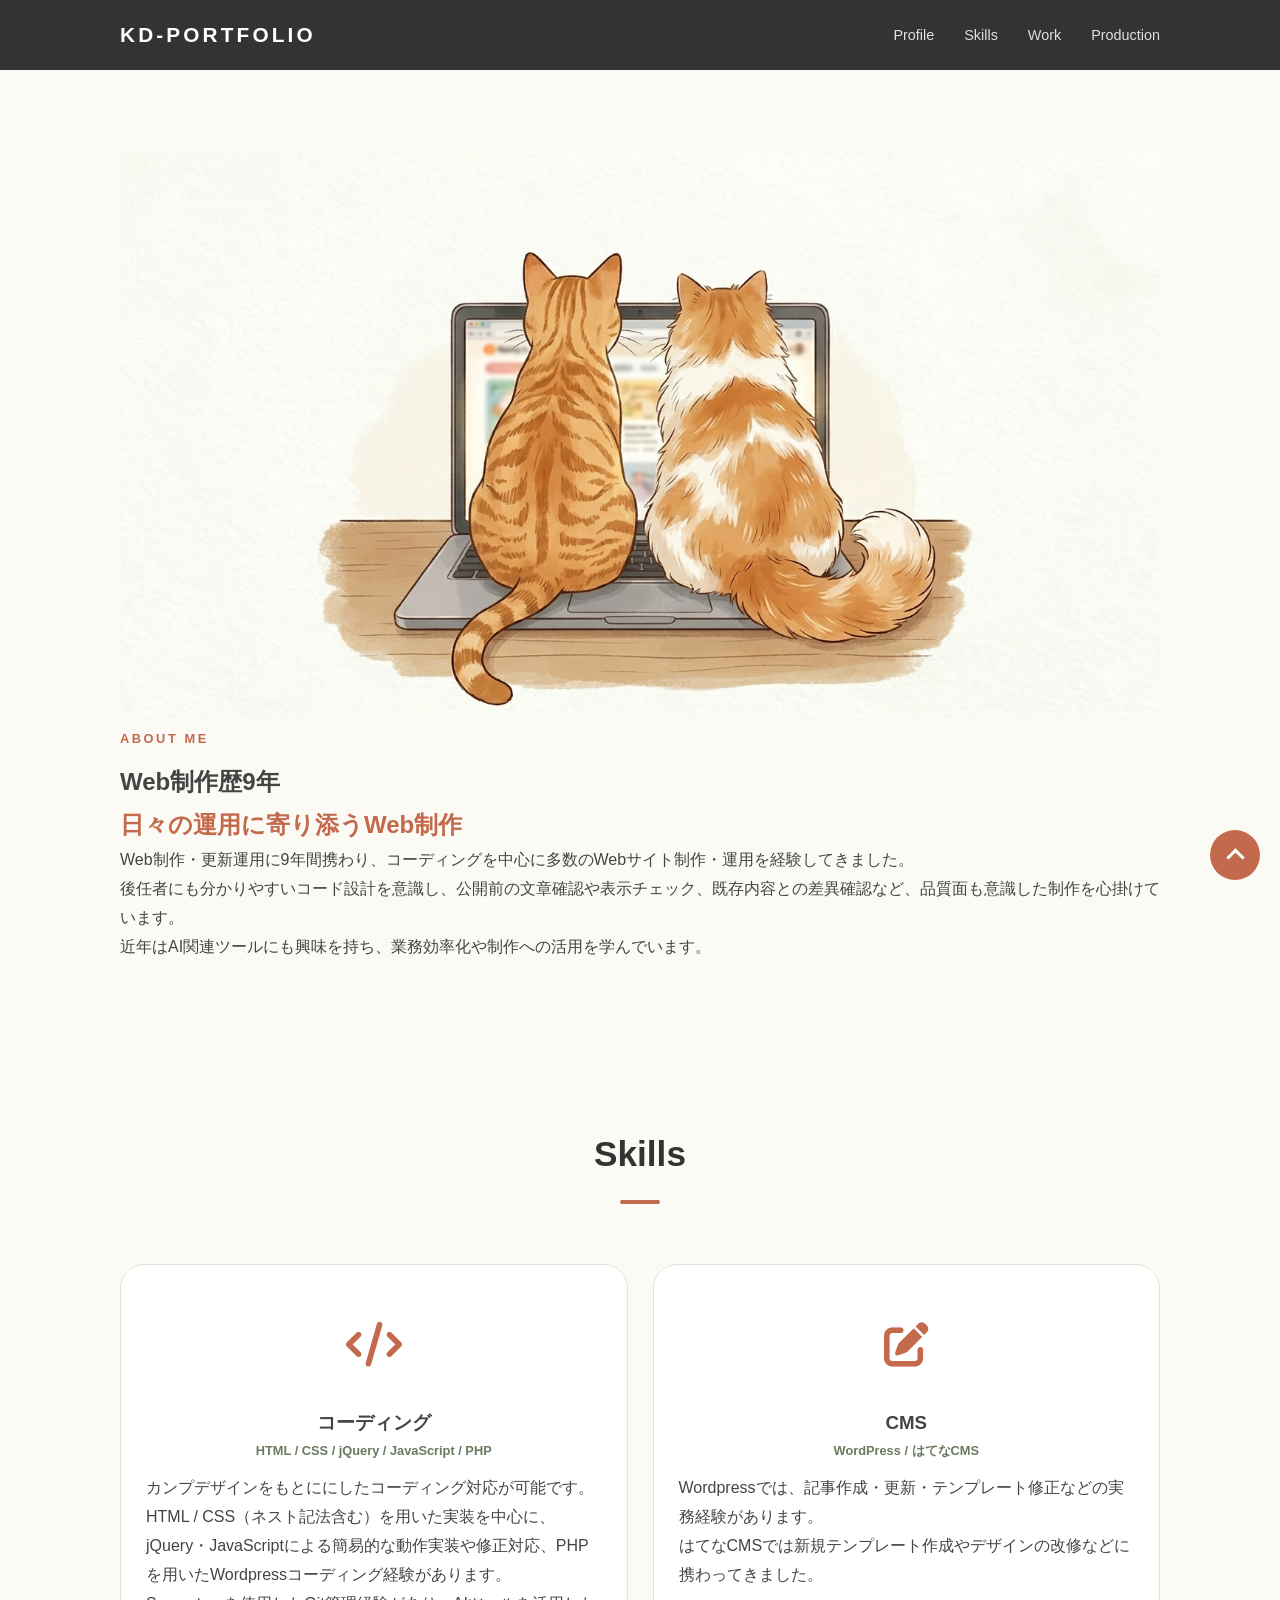
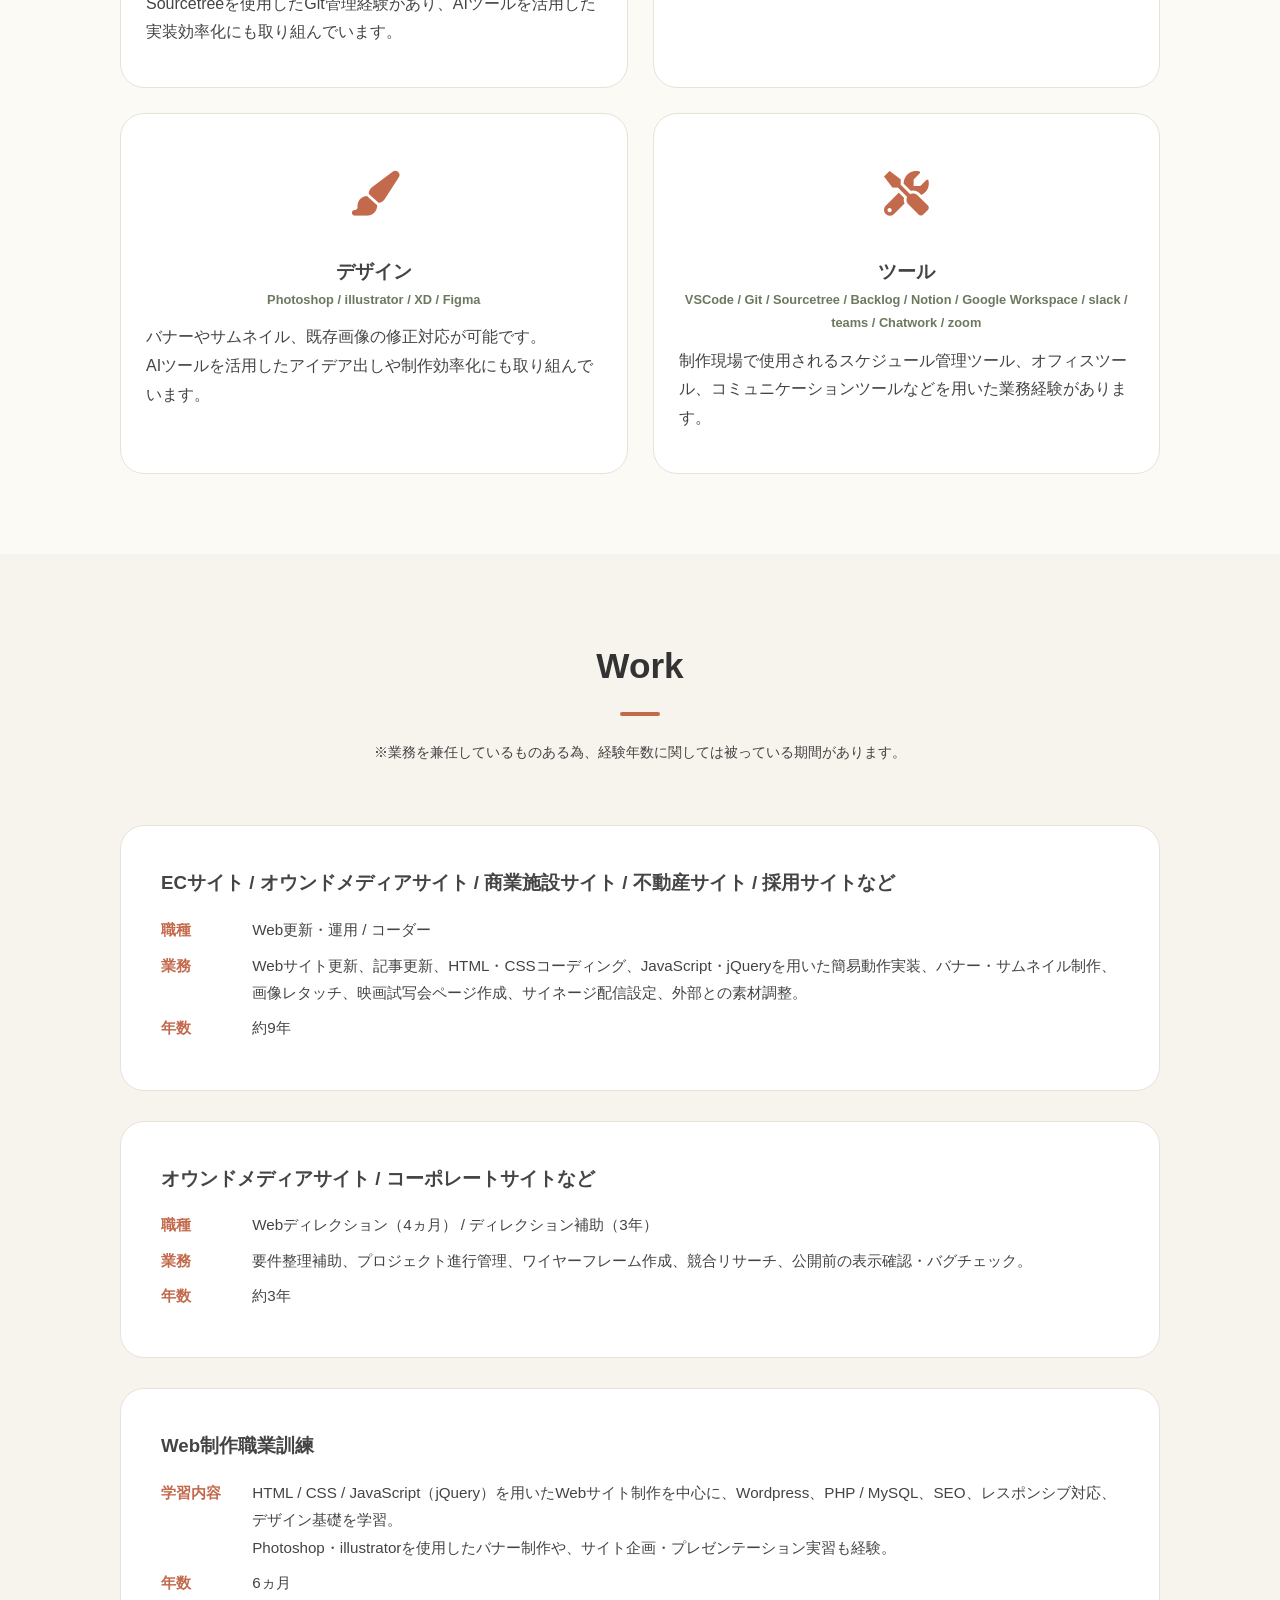
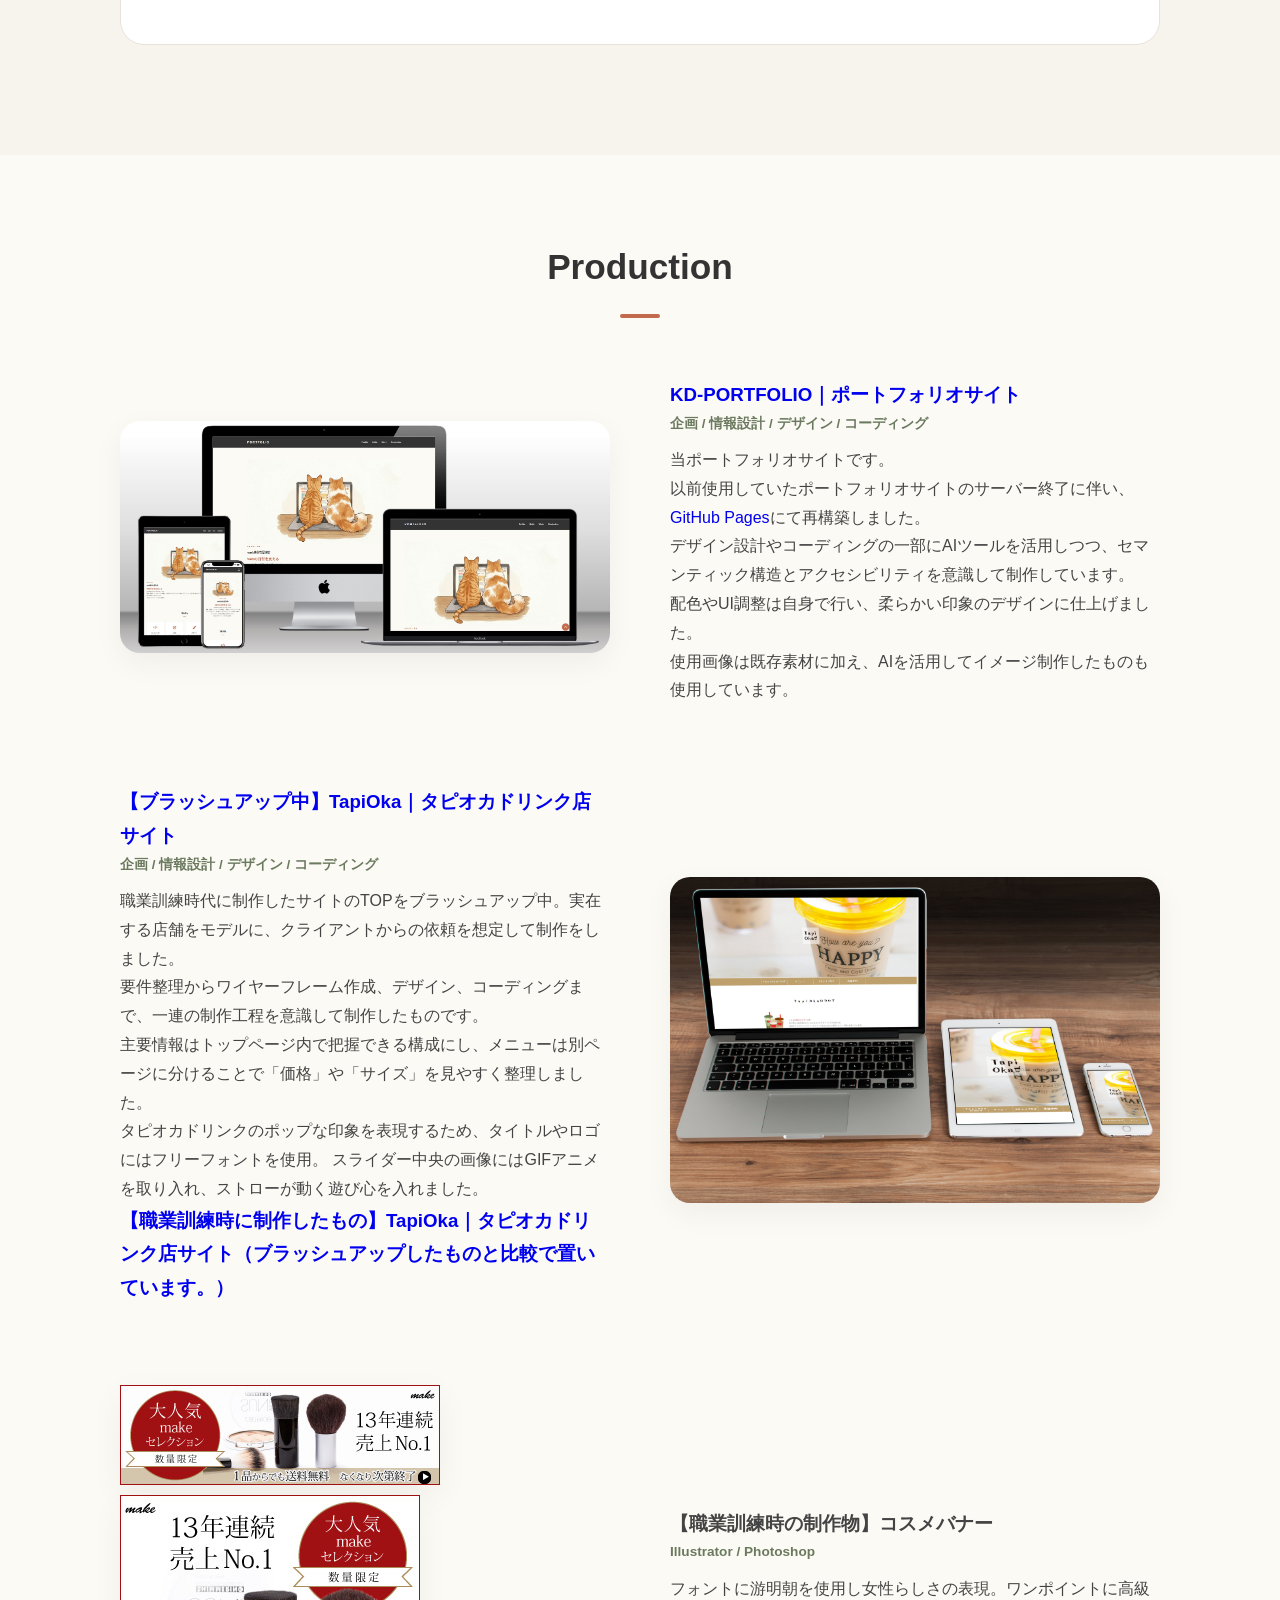
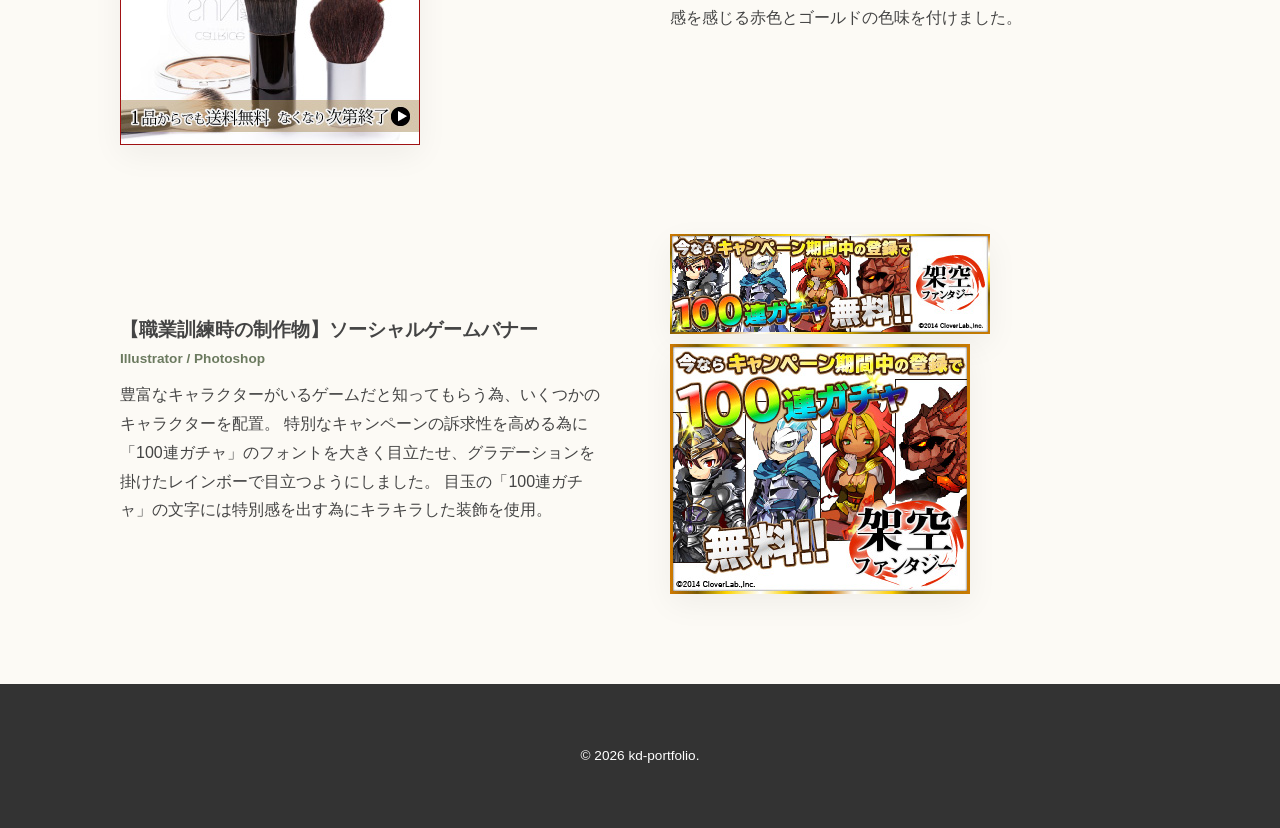
<file: index.html>
<!DOCTYPE html>
<html lang="ja">

<head>
    <meta charset="UTF-8">
    <meta name="viewport" content="width=device-width, initial-scale=1.0">
    <title>KD-PORTFOLIO</title>
    <meta name="description" content="Web制作・更新運用経験9年、制作者のポートフォリオサイトです。">
    <link rel="stylesheet" href="style.css">
    <link rel="stylesheet" href="https://cdnjs.cloudflare.com/ajax/libs/font-awesome/6.0.0/css/all.min.css">
</head>

<body id="top">
    <header class="header">
        <div class="container header-inner">
            <h1 class="site-logo">KD-PORTFOLIO</h1>

            <button class="menu-btn" id="js-menu-btn" aria-label="メニュー開閉">
                <span></span><span></span><span></span>
            </button>

            <nav class="nav" id="js-nav">
                <ul>
                    <li><a href="#profile">Profile</a></li>
                    <li><a href="#skills">Skills</a></li>
                    <li><a href="#work">Work</a></li>
                    <li><a href="#production">Production</a></li>
                </ul>
            </nav>
        </div>
    </header>

    <main>
        <section id="profile" class="section js-fade">
            <div class="container profile-grid">
                <div class="profile-img">
                    <img src="img/profile-image.png" alt="プロフィール画像">
                </div>
                <div class="profile-content">
                    <p class="section-subtitle">ABOUT ME</p>
                    <h2 id="profile-title">Web制作歴9年<br><span class="highlight">日々の運用に寄り添うWeb制作</span></h2>
                    <p>Web制作・更新運用に9年間携わり、コーディングを中心に多数のWebサイト制作・運用を経験してきました。<br>後任者にも分かりやすいコード設計を意識し、公開前の文章確認や表示チェック、既存内容との差異確認など、品質面も意識した制作を心掛けています。<br>近年はAI関連ツールにも興味を持ち、業務効率化や制作への活用を学んでいます。
                    </p>
                </div>
            </div>
        </section>

        <section id="skills" class="section js-fade">
            <div class="container">
                <h2 class="section-title">Skills</h2>
                <div class="skills-grid">
                    <article class="skill-card">
                        <div class="skill-icon-wrap"><i class="fas fa-code"></i></div>
                        <h3>コーディング</h3>
                        <p class="tags">HTML / CSS / jQuery / JavaScript / PHP</p>
                        <p>カンプデザインをもとににしたコーディング対応が可能です。<br>HTML /
                            CSS（ネスト記法含む）を用いた実装を中心に、jQuery・JavaScriptによる簡易的な動作実装や修正対応、PHPを用いたWordpressコーディング経験があります。<br>Sourcetreeを使用したGit管理経験があり、AIツールを活用した実装効率化にも取り組んでいます。
                        </p>
                    </article>
                    <article class="skill-card">
                        <div class="skill-icon-wrap"><i class="fas fa-edit"></i></div>
                        <h3>CMS</h3>
                        <p class="tags">WordPress / はてなCMS</p>
                        <p>Wordpressでは、記事作成・更新・テンプレート修正などの実務経験があります。<br>はてなCMSでは新規テンプレート作成やデザインの改修などに携わってきました。</p>
                    </article>
                    <article class="skill-card">
                        <div class="skill-icon-wrap"><i class="fas fa-paint-brush"></i></div>
                        <h3>デザイン</h3>
                        <p class="tags">Photoshop / illustrator / XD / Figma</p>
                        <p>バナーやサムネイル、既存画像の修正対応が可能です。<br>AIツールを活用したアイデア出しや制作効率化にも取り組んでいます。</p>
                    </article>
                    <article class="skill-card">
                        <div class="skill-icon-wrap"><i class="fas fa-tools"></i></div>
                        <h3>ツール</h3>
                        <p class="tags">VSCode / Git / Sourcetree / Backlog / Notion / Google Workspace / slack / teams
                            / Chatwork / zoom</p>
                        <p>制作現場で使用されるスケジュール管理ツール、オフィスツール、コミュニケーションツールなどを用いた業務経験があります。</p>
                    </article>
                </div>
            </div>
        </section>

        <section id="work" class="section work-summary-section js-fade">
            <div class="container">
                <h2 class="section-title">Work</h2>
                <p class="note">※業務を兼任しているものある為、経験年数に関しては被っている期間があります。</p>
                <div class="work-summary-list">
                    <article class="work-summary-item">
                        <h3 class="work-site-name">ECサイト / オウンドメディアサイト / 商業施設サイト / 不動産サイト / 採用サイトなど
                        </h3>
                        <dl class="work-meta">
                            <div class="meta-row">
                                <dt>職種</dt>
                                <dd>Web更新・運用 / コーダー</dd>
                            </div>
                            <div class="meta-row">
                                <dt>業務</dt>
                                <dd>Webサイト更新、記事更新、HTML・CSSコーディング、JavaScript・jQueryを用いた簡易動作実装、バナー・サムネイル制作、画像レタッチ、映画試写会ページ作成、サイネージ配信設定、外部との素材調整。
                                </dd>
                            </div>
                            <div class="meta-row">
                                <dt>年数</dt>
                                <dd>約9年</dd>
                            </div>
                        </dl>
                    </article>
                    <article class="work-summary-item">
                        <h3 class="work-site-name">オウンドメディアサイト / コーポレートサイトなど</h3>
                        <div class="meta-row">
                            <dt>職種</dt>
                            <dd>Webディレクション（4ヵ月） / ディレクション補助（3年）</dd>
                        </div>
                        <dl class="work-meta">
                            <div class="meta-row">
                                <dt>業務</dt>
                                <dd>要件整理補助、プロジェクト進行管理、ワイヤーフレーム作成、競合リサーチ、公開前の表示確認・バグチェック。</dd>
                            </div>
                            <div class="meta-row">
                                <dt>年数</dt>
                                <dd>約3年</dd>
                            </div>
                        </dl>
                    </article>
                    <article class="work-summary-item">
                        <h3 class="work-site-name"> Web制作職業訓練</h3>
                        <div class="meta-row">
                            <dt>学習内容</dt>
                            <dd>HTML / CSS / JavaScript（jQuery）を用いたWebサイト制作を中心に、Wordpress、PHP /
                                MySQL、SEO、レスポンシブ対応、デザイン基礎を学習。<br>Photoshop・illustratorを使用したバナー制作や、サイト企画・プレゼンテーション実習も経験。
                            </dd>
                        </div>
                        <dl class="work-meta">
                            <div class="meta-row">
                                <dt>年数</dt>
                                <dd>6ヵ月</dd>
                            </div>
                        </dl>
                    </article>
                </div>
            </div>
        </section>

        <section id="production" class="section js-fade">
            <div class="container">
                <h2 class="section-title">Production</h2>
                <div class="production-list">
                    <article class="production-item js-fade">
                        <div class="production-visual"><a href="https://kd-site.github.io/Portfolio/"
                                target="_blank"><img src="img/thumb-02.jpg" alt="ポートフォリオサイト プレビュー"></a></div>
                        <div class="production-info">
                            <h3><a href="https://kd-site.github.io/Portfolio/"
                                    target="_blank">KD-PORTFOLIO｜ポートフォリオサイト</a>
                            </h3>
                            <p class="production-tag">企画 / 情報設計 / デザイン / コーディング</p>
                            <p>当ポートフォリオサイトです。<br>以前使用していたポートフォリオサイトのサーバー終了に伴い、<a href="https://github.com/"
                                    target="_blank">GitHub
                                    Pages</a>にて再構築しました。<br>デザイン設計やコーディングの一部にAIツールを活用しつつ、セマンティック構造とアクセシビリティを意識して制作しています。<br>配色やUI調整は自身で行い、柔らかい印象のデザインに仕上げました。<br>使用画像は既存素材に加え、AIを活用してイメージ制作したものも使用しています。
                            </p>
                        </div>
                    </article>
                    <article class="production-item js-fade">
                        <div class="production-visual"><a href="https://kd-site.github.io/Portfolio/tapioka/"
                                target="_blank"><img src="img/thumb-01.jpg" alt="TapiOka プレビュー"></a></div>
                        <div class="production-info">
                            <h3><a href="https://kd-site.github.io/Portfolio/tapioka/"
                                    target="_blank">【ブラッシュアップ中】TapiOka｜タピオカドリンク店サイト</a></h3>
                            <p class="production-tag">企画 / 情報設計 / デザイン / コーディング</p>
                            <p>職業訓練時代に制作したサイトのTOPをブラッシュアップ中。実在する店舗をモデルに、クライアントからの依頼を想定して制作をしました。<br>要件整理からワイヤーフレーム作成、デザイン、コーディングまで、一連の制作工程を意識して制作したものです。<br>
                                主要情報はトップページ内で把握できる構成にし、メニューは別ページに分けることで「価格」や「サイズ」を見やすく整理しました。<br>
                                タピオカドリンクのポップな印象を表現するため、タイトルやロゴにはフリーフォントを使用。 スライダー中央の画像にはGIFアニメを取り入れ、ストローが動く遊び心を入れました。
                            </p>
                            <h3><a href="http://kdportfolio.kinugoshi.net/KD-portfolio/TapiOka/"
                                    target="_blank">【職業訓練時に制作したもの】TapiOka｜タピオカドリンク店サイト（ブラッシュアップしたものと比較で置いています。）</a></h3>
                        </div>
                    </article>
                    <article class="production-item js-fade">
                        <div class="production-visual">
                            <img src="img/make-320x100.jpg" alt="コスメバナー PC">
                            <img src="img/make-300x250.jpg" alt="コスメバナー スマートフォン">
                        </div>
                        <div class="production-info">
                            <h3>【職業訓練時の制作物】コスメバナー</h3>
                            <p class="production-tag">Illustrator / Photoshop</p>
                            <p>フォントに游明朝を使用し女性らしさの表現。ワンポイントに高級感を感じる赤色とゴールドの色味を付けました。</p>
                        </div>
                    </article>

                    <article class="production-item js-fade">
                        <div class="production-visual">
                            <img src="img/game-320x100.jpg" alt="ソーシャルゲームバナー  PC">
                            <img src="img/game-300x250.jpg" alt="ソーシャルゲームバナー スマートフォン">
                        </div>
                        <div class="production-info">
                            <h3>【職業訓練時の制作物】ソーシャルゲームバナー</h3>
                            <p class="production-tag">Illustrator / Photoshop</p>
                            <p>豊富なキャラクターがいるゲームだと知ってもらう為、いくつかのキャラクターを配置。
                                特別なキャンペーンの訴求性を高める為に「100連ガチャ」のフォントを大きく目立たせ、グラデーションを掛けたレインボーで目立つようにしました。
                                目玉の「100連ガチャ」の文字には特別感を出す為にキラキラした装飾を使用。</p>
                        </div>
                    </article>
                </div>
            </div>
        </section>
    </main>

    <footer class="footer">
        <p>&copy; 2026 kd-portfolio.</p>
    </footer>

    <a href="#top" class="page-top-btn" aria-label="トップへ戻る"></a>

    <script>
        // 1. ふわっと表示
        const fadeScroll = () => {
            const targets = document.querySelectorAll('.js-fade');
            targets.forEach(target => {
                const rect = target.getBoundingClientRect().top;
                const offset = 100;
                if (rect < window.innerHeight - offset) {
                    target.classList.add('is-show');
                }
            });
        };

        // 2. ハンバーガーメニュー
        const menuBtn = document.getElementById('js-menu-btn');
        const nav = document.getElementById('js-nav');
        menuBtn.addEventListener('click', () => {
            menuBtn.classList.toggle('is-active');
            nav.classList.toggle('is-active');
        });

        // リンククリック時に閉じる
        document.querySelectorAll('.nav a').forEach(link => {
            link.addEventListener('click', () => {
                menuBtn.classList.remove('is-active');
                nav.classList.remove('is-active');
            });
        });

        window.addEventListener('scroll', fadeScroll);
        window.addEventListener('load', fadeScroll);
    </script>
</body>

</html>
</file>
<file: style.css>
/* --- Color Palette & Variables --- */
:root {
    --primary-charcoal: #333333;
    --accent-terracotta: #c36a4d;
    --accent-olive: #6b7a5f;
    --bg-main: #fcfaf5;
    --bg-card: #ffffff;
    --text-dark: #444444;
    --border: #e8e2d9;
}

/* --- Base Styles --- */
* {
    box-sizing: border-box;
    margin: 0;
    padding: 0;
}

html {
    scroll-behavior: smooth;
}

body {
    font-family: "Helvetica Neue", Arial, "Hiragino Kaku Gothic ProN", sans-serif;
    line-height: 1.8;
    color: var(--text-dark);
    background-color: var(--bg-main);
}

img {
    max-width: 100%;
    height: auto;
}

a:visited {
    color: var(--accent-terracotta);
}

.container {
    max-width: 1100px;
    margin: 0 auto;
    padding: 0 30px;
}

.section {
    padding: 80px 0;
    overflow: hidden;
}

/* --- スクロールアニメーション (js-fade) --- */
.js-fade {
    opacity: 0;
    transform: translateY(30px);
    transition: opacity 1.2s, transform 1.2s;
}

.js-fade.is-show {
    opacity: 1;
    transform: translateY(0);
}

/* --- Header & Nav --- */
.header {
    background: var(--primary-charcoal);
    padding: 15px 0;
    position: sticky;
    top: 0;
    z-index: 1000;
    height: 70px;
}

.header-inner {
    display: flex;
    justify-content: space-between;
    align-items: center;
    height: 100%;
}

.site-logo {
    color: #fff;
    font-size: 1.3rem;
    letter-spacing: 0.15em;
    font-weight: bold;
}

.nav ul {
    display: flex;
    list-style: none;
    gap: 30px;
}

.nav a {
    text-decoration: none;
    color: #fff;
    font-size: 0.9rem;
    opacity: 0.85;
    transition: 0.3s;
}

.nav a:hover {
    opacity: 1;
    color: var(--accent-terracotta);
}

/* --- Hamburger Button --- */
.menu-btn {
    display: none;
    background: none;
    border: none;
    width: 30px;
    height: 24px;
    position: relative;
    cursor: pointer;
    z-index: 1100;
}

.menu-btn span {
    display: block;
    width: 100%;
    height: 2px;
    background-color: #fff;
    position: absolute;
    left: 0;
    transition: 0.3s;
}

.menu-btn span:nth-child(1) {
    top: 0;
}

.menu-btn span:nth-child(2) {
    top: 11px;
}

.menu-btn span:nth-child(3) {
    bottom: 0;
}

.menu-btn.is-active span:nth-child(1) {
    transform: translateY(11px) rotate(45deg);
}

.menu-btn.is-active span:nth-child(2) {
    opacity: 0;
}

.menu-btn.is-active span:nth-child(3) {
    transform: translateY(-11px) rotate(-45deg);
}

/* --- UI Parts --- */
.section-title {
    font-size: 2.2rem;
    margin-bottom: 60px;
    text-align: center;
    color: var(--primary-charcoal);
}

.section-title:has(+ .note) {
    margin-bottom: 24px;
}

.section-title::after {
    content: '';
    display: block;
    width: 40px;
    height: 4px;
    background: var(--accent-terracotta);
    margin: 15px auto 0;
    border-radius: 2px;
}

.highlight {
    color: var(--accent-terracotta);
}

.section-subtitle {
    font-size: 0.8rem;
    color: var(--accent-terracotta);
    font-weight: bold;
    letter-spacing: 0.2em;
    margin-bottom: 10px;
}

/* Skills */
.skills-grid {
    display: grid;
    grid-template-columns: repeat(auto-fit, minmax(48%, 1fr));
    gap: 25px;
}

.skill-card {
    padding: 40px 25px;
    text-align: center;
    background: var(--bg-card);
    border-radius: 24px;
    border: 1px solid var(--border);
    transition: 0.3s;
}

.skill-card:hover {
    border-color: var(--accent-terracotta);
    transform: translateY(-5px);
}

.skill-card > p:not(.tags) {
    text-align: left;
}

.skill-icon-wrap {
    font-size: 2.8rem;
    color: var(--accent-terracotta);
    margin-bottom: 20px;
}

.tags {
    font-size: 0.8rem;
    color: var(--accent-olive);
    font-weight: bold;
    margin-bottom: 12px;
}

/* Work */
.note {
    font-size: 14px;
    margin-bottom: 60px;
    text-align: center;
}

.work-summary-section {
    background-color: #f7f3ed;
}

.work-summary-item {
    background: var(--bg-card);
    padding: 40px;
    border-radius: 24px;
    margin-bottom: 30px;
    border: 1px solid var(--border);
}

.work-site-name {
    padding-bottom: 16px;
}

/* .work-meta {
    margin-bottom: 20px;
    border-bottom: 1px solid var(--border);
    padding-bottom: 20px;
} */

.meta-row {
    display: flex;
    font-size: 0.95rem;
    margin-bottom: 8px;
}

.meta-row dt {
    width: 6em;
    display: inline-block;
    padding-right: 16px;
    flex-shrink: 0;
    font-weight: bold;
    color: var(--accent-terracotta);
}

.meta-row dd {
    flex: 1;
}

/* Production */
.production-list {
    display: flex;
    flex-direction: column;
    gap: 80px;
}

.production-item {
    display: flex;
    gap: 60px;
    align-items: center;
}

.production-item:nth-child(even) {
    flex-direction: row-reverse;
}

.production-item:nth-child(n+3) img {
    border-radius: 0;
}

.production-visual {
    flex: 1;
}

.production-visual a {
    transition: .2s;
}

.production-visual a:hover {
    opacity: .8;
}

.production-visual img {
    /* width: 100%; */
    border-radius: 20px;
    box-shadow: 0 10px 30px rgba(0, 0, 0, 0.05);
}

.production-info {
    flex: 1;
}

.production-info a {
    text-decoration: none;
}

.production-info a:hover {
    text-decoration: underline;
}

.production-tag {
    color: var(--accent-olive);
    font-weight: bold;
    font-size: 0.85rem;
    margin-bottom: 10px;
    display: block;
}

/* .production-time {
    font-size: 0.8rem;
    color: #777;
    margin-bottom: 15px;
    font-style: italic;
    display: block;
} */

/* Footer */
.footer {
    padding: 60px 0;
    text-align: center;
    background: var(--primary-charcoal);
    color: #fff;
    font-size: 0.85rem;
}

/* Page Top Button */
.page-top-btn {
    position: fixed;
    right: 20px;
    bottom: 20px;
    width: 50px;
    height: 50px;
    background-color: var(--accent-terracotta);
    border-radius: 50%;
    display: flex;
    align-items: center;
    justify-content: center;
    z-index: 1001;
    transition: 0.3s;
}

.page-top-btn::after {
    content: "";
    width: 10px;
    height: 10px;
    border-top: 3px solid #fff;
    border-right: 3px solid #fff;
    transform: rotate(-45deg);
    margin-top: 5px;
}

/* --- Responsive --- */
@media (max-width: 768px) {
    .menu-btn {
        display: block;
    }

    .nav {
        position: fixed;
        top: 0;
        right: -100%;
        width: 100%;
        height: 100vh;
        background: var(--primary-charcoal);
        transition: 0.4s;
        padding-top: 100px;
    }

    .nav.is-active {
        right: 0;
    }

    .nav ul {
        flex-direction: column;
        align-items: center;
        gap: 40px;
    }

    .nav a {
        font-size: 1.5rem;
    }

    .profile-grid,
    .production-item,
    .production-item:nth-child(even) {
        flex-direction: column;
        text-align: center;
    }

    .production-tag + p,
    #profile-title + p {
        text-align: left;
    }

    /* .meta-row {
        justify-content: center;
    } */
}

@media (max-width: 480px) {
    .meta-row {
        display: block;
    }
}
</file>
